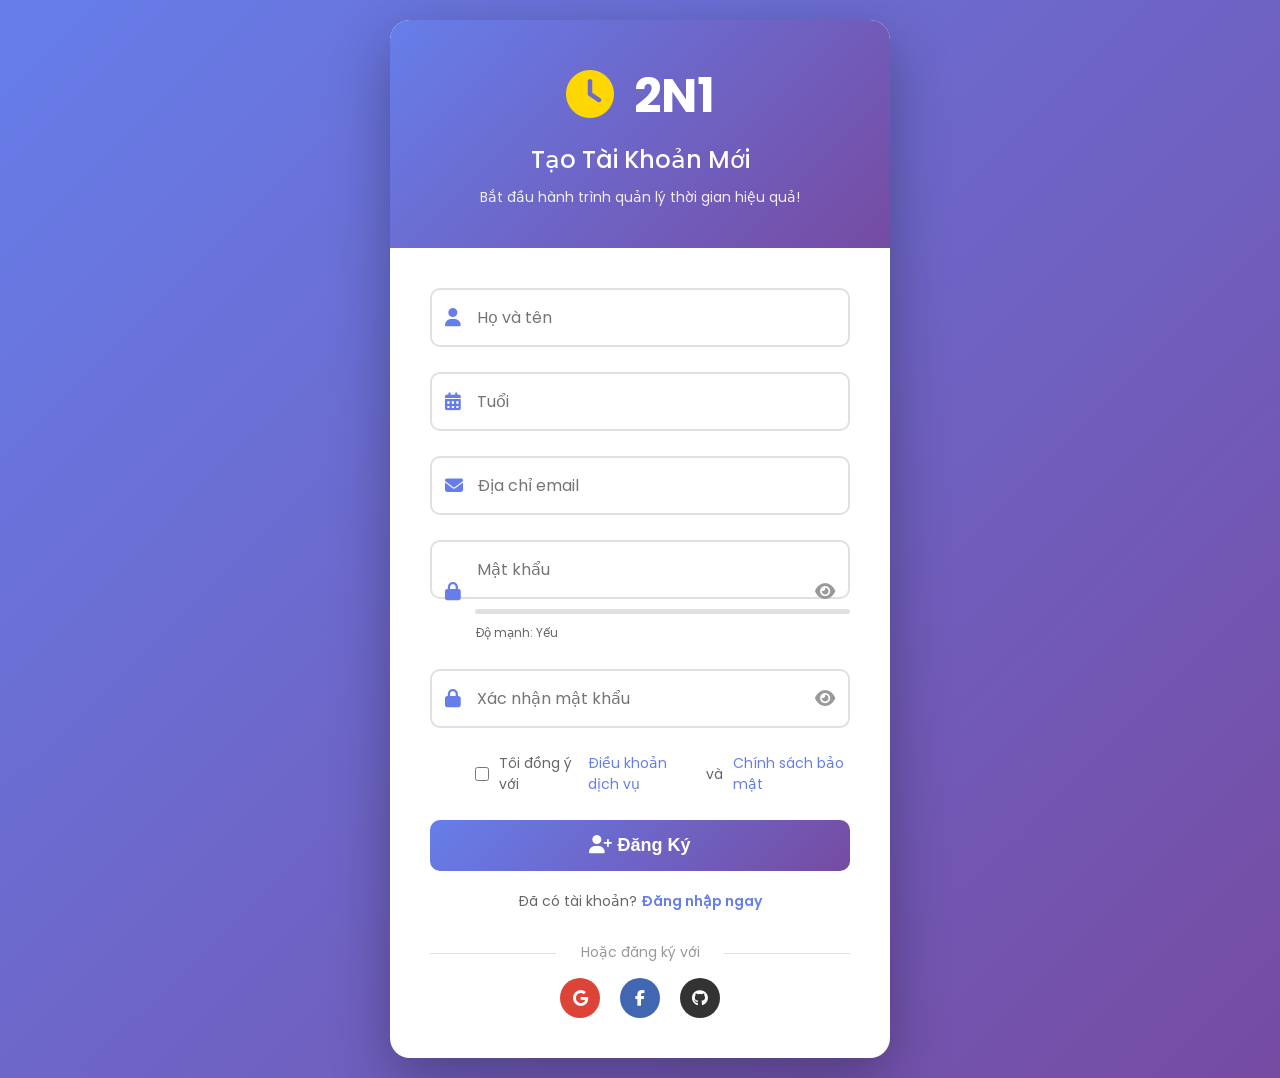
<file: index.html>
<!DOCTYPE html>
<html lang="vi">
<head>
    <meta charset="UTF-8">
    <meta name="viewport" content="width=device-width, initial-scale=1.0">
    <title>2N1 - Quản Lý Thời Gian Thông Minh</title>
    <link rel="stylesheet" href="https://cdnjs.cloudflare.com/ajax/libs/font-awesome/6.4.0/css/all.min.css">
    <link href="https://fonts.googleapis.com/css2?family=Poppins:wght@300;400;500;600;700&display=swap" rel="stylesheet">
    <link rel="stylesheet" href="style.css">
</head>
<body>
    <!-- Header với hiệu ứng -->
    <header class="glass-header">
        <div class="container">
            <div class="header-content">
                <div class="logo animate-logo">
                    <i class="fas fa-clock"></i>
                    <span>2N1</span>
                </div>
                <nav>
                    <ul>
                        <li><a href="#home" class="nav-link active"><i class="fas fa-home"></i> Trang Chủ</a></li>
                        <li><a href="#schedule" class="nav-link"><i class="fas fa-calendar-alt"></i> Lịch Học</a></li>
                        <li><a href="#pets" class="nav-link"><i class="fas fa-paw"></i> Thú Cưng</a></li>
                        <li><a href="#shop" class="nav-link"><i class="fas fa-store"></i> Cửa Hàng</a></li>
                    </ul>
                </nav>
                <div class="user-info" id="user-info">
                    <i class="fas fa-user-circle"></i>
                    <span id="username"></span>
                    <div class="points-badge" id="points-display">
                        <i class="fas fa-star"></i> <span id="user-points">0</span>
                    </div>
                </div>
            </div>
        </div>
    </header>

    <div class="container">
        <!-- Thanh tiến trình ngày -->
        <div class="daily-progress">
            <div class="progress-header">
                <h3><i class="fas fa-chart-line"></i> Tiến Độ Hôm Nay</h3>
                <span id="progress-percent">0%</span>
            </div>
            <div class="progress-bar-container">
                <div class="progress-bar-fill" id="daily-progress-bar" style="width: 0%"></div>
            </div>
        </div>

        <!-- Main Content với Grid Layout -->
        <div class="main-grid">
            <!-- Left Column: Tasks và Lịch -->
            <div class="left-column">
                <!-- Nhiệm vụ hôm nay -->
                <div class="card glass-card" id="home">
                    <div class="card-header">
                        <h2><i class="fas fa-tasks"></i> Nhiệm Vụ Hôm Nay</h2>
                        <button class="btn-add-task" id="add-task-btn">
                            <i class="fas fa-plus"></i> Thêm
                        </button>
                    </div>
                    
                    <div class="date-info">
                        <div class="current-date" id="current-date"></div>
                        <div class="tasks-summary">
                            <span id="completed-count">0</span>/<span id="total-count">0</span> hoàn thành
                        </div>
                    </div>
                    
                    <div class="time-slots" id="time-slots-container"></div>
                </div>

                <!-- Lịch học trong tuần (CẬP NHẬT) -->
                <div class="card glass-card" id="schedule">
                    <div class="card-header">
                        <h2><i class="fas fa-calendar-week"></i> Lịch Học Trong Tuần</h2>
                        <button class="btn-save-schedule" id="save-schedule-btn">
                            <i class="fas fa-save"></i> Lưu
                        </button>
                    </div>
                    
                    <div class="week-schedule" id="week-schedule">
                        <!-- JavaScript sẽ tạo lịch ở đây -->
                    </div>
                </div>
            </div>

            <!-- Right Column: Pomodoro, Âm thanh, Thú cưng -->
            <div class="right-column">
                <!-- Pomodoro Timer với hiệu ứng -->
                <div class="card glass-card pomodoro-card">
                    <h2><i class="fas fa-hourglass-half"></i> Pomodoro</h2>
                    
                    <div class="pomodoro-timer">
                        <div class="timer-circle">
                            <svg class="progress-ring" width="200" height="200">
                                <circle class="progress-ring__bg" stroke="#e0e0e0" stroke-width="8" fill="transparent" r="90" cx="100" cy="100"/>
                                <circle class="progress-ring__progress" stroke="#4b6cb7" stroke-width="8" fill="transparent" r="90" cx="100" cy="100"/>
                            </svg>
                            <div class="timer-display" id="timer">25:00</div>
                        </div>
                        
                        <div class="timer-label" id="session-type">Tập trung</div>
                        
                        <div class="timer-controls">
                            <button class="btn-control" id="start-btn">
                                <i class="fas fa-play"></i>
                            </button>
                            <button class="btn-control" id="pause-btn" disabled>
                                <i class="fas fa-pause"></i>
                            </button>
                            <button class="btn-control" id="reset-btn">
                                <i class="fas fa-redo"></i>
                            </button>
                        </div>
                    </div>
                </div>

                <!-- Phòng âm thanh Lofi (CẬP NHẬT) -->
                <div class="card glass-card sound-card">
                    <h2><i class="fas fa-headphones"></i> Nhạc Lofi Tập Trung</h2>
                    
                    <div class="sound-controls">
                        <div class="volume-control">
                            <i class="fas fa-volume-down"></i>
                            <input type="range" id="volume-slider" min="0" max="100" value="50">
                            <i class="fas fa-volume-up"></i>
                        </div>
                        
                        <div class="sound-buttons">
                            <button class="sound-btn" data-sound="lofi-study">
                                <i class="fas fa-book-open"></i>
                                <span>Lofi Study</span>
                                <div class="sound-wave"></div>
                            </button>
                            <button class="sound-btn" data-sound="lofi-chill">
                                <i class="fas fa-mug-hot"></i>
                                <span>Lofi Chill</span>
                                <div class="sound-wave"></div>
                            </button>
                            <button class="sound-btn" data-sound="lofi-rain">
                                <i class="fas fa-cloud-rain"></i>
                                <span>Lofi Rain</span>
                                <div class="sound-wave"></div>
                            </button>
                            <button class="sound-btn" data-sound="lofi-jazz">
                                <i class="fas fa-music"></i>
                                <span>Lofi Jazz</span>
                                <div class="sound-wave"></div>
                            </button>
                        </div>
                        
                        <div class="playing-indicator" id="playing-indicator">
                            <span>Đang phát: </span>
                            <span id="current-sound">Không có</span>
                            <button class="stop-sound" id="stop-sound">
                                <i class="fas fa-stop"></i>
                            </button>
                        </div>
                        
                        <!-- YouTube Audio Player Ẩn -->
                        <div id="youtube-player" style="display: none;"></div>
                    </div>
                </div>

                <!-- Thú cưng ảo (CẬP NHẬT) -->
                <div class="card glass-card pet-card" id="pets">
                    <h2><i class="fas fa-paw"></i> Thú Cưng Của Bạn</h2>
                    
                    <div class="pet-container">
                        <div class="pet-display" id="pet-display">
                            <div class="pet-image" id="pet-image">🐱</div>
                            <div class="pet-status">
                                <div class="pet-name" id="pet-name">Chưa có thú cưng</div>
                                <div class="pet-level" id="pet-level">Cấp 1</div>
                            </div>
                        </div>
                        
                        <div class="pet-stats">
                            <div class="pet-stat">
                                <i class="fas fa-heart" style="color: #ff6b6b;"></i>
                                <div class="stat-bar">
                                    <div class="stat-fill" id="pet-happiness" style="width: 0%"></div>
                                </div>
                                <span id="happiness-value">0%</span>
                            </div>
                            <div class="pet-stat">
                                <i class="fas fa-utensils" style="color: #4ecdc4;"></i>
                                <div class="stat-bar">
                                    <div class="stat-fill" id="pet-hunger" style="width: 100%"></div>
                                </div>
                                <span id="hunger-value">100%</span>
                            </div>
                            <div class="pet-stat">
                                <i class="fas fa-star" style="color: #ffd93d;"></i>
                                <div class="stat-bar">
                                    <div class="stat-fill" id="pet-exp" style="width: 0%"></div>
                                </div>
                                <span id="exp-value">0/100</span>
                            </div>
                        </div>
                        
                        <div class="pet-message" id="pet-message">
                            <i class="fas fa-comment-dots"></i>
                            <span>Hoàn thành nhiệm vụ để cho thú cưng ăn!</span>
                        </div>
                        
                        <div class="pet-food-inventory">
                            <h4><i class="fas fa-box"></i> Thức ăn: <span id="food-count">0</span></h4>
                            <div class="food-progress">
                                <div class="food-progress-bar" id="food-progress-bar" style="width: 0%"></div>
                            </div>
                            <p class="food-note">Mỗi 3 nhiệm vụ = 1 phần thức ăn</p>
                        </div>
                    </div>
                </div>
            </div>
        </div>
    </div>

    <!-- Cửa hàng thú cưng Modal (CẬP NHẬT) -->
    <div class="modal-overlay" id="shop-modal">
        <div class="modal-content shop-modal">
            <div class="modal-header">
                <h3><i class="fas fa-store"></i> Cửa Hàng Thú Cưng</h3>
                <button class="close-modal" id="close-shop">&times;</button>
            </div>
            
            <div class="shop-points">
                <i class="fas fa-star"></i> Điểm của bạn: <span id="shop-points">0</span>
            </div>
            
            <div class="pets-grid" id="pets-grid">
                <!-- Pet items sẽ được tạo bằng JavaScript -->
            </div>
        </div>
    </div>

    <!-- Thêm nhiệm vụ Modal -->
    <div class="modal-overlay" id="task-modal">
        <div class="modal-content">
            <div class="modal-header">
                <h3><i class="fas fa-plus-circle"></i> Thêm Nhiệm Vụ</h3>
                <button class="close-modal" id="close-task">&times;</button>
            </div>
            
            <form id="task-form">
                <div class="form-group">
                    <input type="text" id="task-name" placeholder="Tên nhiệm vụ" required>
                </div>
                
                <div class="form-row">
                    <select id="task-time" required>
                        <option value="">Chọn khung giờ</option>
                        <option value="morning">Sáng (8:00 - 12:00)</option>
                        <option value="afternoon">Chiều (13:00 - 17:00)</option>
                        <option value="evening">Tối (19:00 - 21:00)</option>
                    </select>
                    
                    <select id="task-duration" required>
                        <option value="">Thời lượng</option>
                        <option value="15">15 phút</option>
                        <option value="30">30 phút</option>
                        <option value="45">45 phút</option>
                        <option value="60">1 giờ</option>
                        <option value="90">1.5 giờ</option>
                        <option value="120">2 giờ</option>
                    </select>
                </div>
                
                <div class="form-group">
                    <select id="task-priority">
                        <option value="low">Ưu tiên thấp</option>
                        <option value="medium" selected>Ưu tiên trung bình</option>
                        <option value="high">Ưu tiên cao</option>
                    </select>
                </div>
                
                <button type="submit" class="btn-submit">Thêm nhiệm vụ</button>
            </form>
        </div>
    </div>

    <!-- Floating Action Button -->
    <button class="fab" id="fab">
        <i class="fas fa-chevron-up"></i>
    </button>

    <!-- Thêm thư viện YouTube IFrame API -->
    <script src="https://www.youtube.com/iframe_api"></script>
    <script src="script.js"></script>
</body>
</html>
</file>
<file: style.css>
/* ================ RESET & VARIABLES ================ */
:root {
    --primary: #4b6cb7;
    --primary-dark: #182848;
    --secondary: #6dd5ed;
    --success: #4caf50;
    --warning: #ff9800;
    --danger: #f44336;
    --dark: #333;
    --light: #f5f5f5;
    --glass-bg: rgba(255, 255, 255, 0.25);
    --glass-border: rgba(255, 255, 255, 0.18);
    --shadow: 0 8px 32px 0 rgba(31, 38, 135, 0.37);
    --animation-speed: 0.3s;
}

* {
    margin: 0;
    padding: 0;
    box-sizing: border-box;
}

body {
    font-family: 'Poppins', sans-serif;
    background: linear-gradient(135deg, #667eea 0%, #764ba2 100%);
    min-height: 100vh;
    color: var(--dark);
    position: relative;
    overflow-x: hidden;
}

/* ================ ANIMATIONS ================ */
@keyframes float {
    0%, 100% { transform: translateY(0); }
    50% { transform: translateY(-10px); }
}

@keyframes pulse {
    0%, 100% { transform: scale(1); }
    50% { transform: scale(1.05); }
}

@keyframes spin {
    from { transform: rotate(0deg); }
    to { transform: rotate(360deg); }
}

@keyframes slideIn {
    from {
        opacity: 0;
        transform: translateX(-30px);
    }
    to {
        opacity: 1;
        transform: translateX(0);
    }
}

@keyframes fadeIn {
    from { opacity: 0; }
    to { opacity: 1; }
}

@keyframes wave {
    0%, 100% { transform: scaleY(1); }
    50% { transform: scaleY(1.5); }
}

/* ================ GLASSMORPHISM EFFECTS ================ */
.glass-header {
    background: rgba(255, 255, 255, 0.1);
    backdrop-filter: blur(10px);
    -webkit-backdrop-filter: blur(10px);
    border-bottom: 1px solid rgba(255, 255, 255, 0.2);
    position: sticky;
    top: 0;
    z-index: 1000;
    animation: slideIn 0.5s ease-out;
}

.glass-card {
    background: rgba(255, 255, 255, 0.9);
    backdrop-filter: blur(10px);
    -webkit-backdrop-filter: blur(10px);
    border-radius: 20px;
    border: 1px solid rgba(255, 255, 255, 0.3);
    box-shadow: var(--shadow);
    transition: all var(--animation-speed);
    animation: fadeIn 0.5s ease-out;
}

.glass-card:hover {
    transform: translateY(-5px);
    box-shadow: 0 12px 40px rgba(0, 0, 0, 0.2);
}

/* ================ HEADER STYLES ================ */
.container {
    max-width: 1400px;
    margin: 0 auto;
    padding: 20px;
}

.header-content {
    display: flex;
    justify-content: space-between;
    align-items: center;
    flex-wrap: wrap;
}

.logo {
    font-size: 32px;
    font-weight: 700;
    color: white;
    text-shadow: 2px 2px 4px rgba(0, 0, 0, 0.3);
}

.logo i {
    color: #ffd700;
    margin-right: 10px;
    animation: spin 10s linear infinite;
}

.animate-logo {
    animation: float 3s ease-in-out infinite;
}

nav ul {
    display: flex;
    list-style: none;
    gap: 20px;
}

.nav-link {
    color: white;
    text-decoration: none;
    padding: 10px 20px;
    border-radius: 50px;
    background: rgba(255, 255, 255, 0.1);
    transition: all var(--animation-speed);
    display: flex;
    align-items: center;
    gap: 8px;
}

.nav-link:hover {
    background: rgba(255, 255, 255, 0.3);
    transform: translateY(-2px);
}

.nav-link.active {
    background: white;
    color: var(--primary);
}

.user-info {
    display: flex;
    align-items: center;
    gap: 15px;
    color: white;
}

.points-badge {
    background: #ffd700;
    color: var(--dark);
    padding: 5px 15px;
    border-radius: 50px;
    display: flex;
    align-items: center;
    gap: 5px;
    font-weight: 600;
}

/* ================ DAILY PROGRESS ================ */
.daily-progress {
    background: rgba(255, 255, 255, 0.9);
    border-radius: 15px;
    padding: 20px;
    margin-bottom: 30px;
    backdrop-filter: blur(10px);
}

.progress-header {
    display: flex;
    justify-content: space-between;
    margin-bottom: 10px;
}

.progress-bar-container {
    height: 10px;
    background: #e0e0e0;
    border-radius: 5px;
    overflow: hidden;
}

.progress-bar-fill {
    height: 100%;
    background: linear-gradient(90deg, var(--primary), var(--secondary));
    border-radius: 5px;
    transition: width 0.5s ease;
    position: relative;
    overflow: hidden;
}

.progress-bar-fill::after {
    content: '';
    position: absolute;
    top: 0;
    left: 0;
    right: 0;
    bottom: 0;
    background: linear-gradient(90deg, transparent, rgba(255,255,255,0.3), transparent);
    animation: shine 2s infinite;
}

@keyframes shine {
    0% { transform: translateX(-100%); }
    100% { transform: translateX(100%); }
}

/* ================ MAIN GRID ================ */
.main-grid {
    display: grid;
    grid-template-columns: 1fr 400px;
    gap: 30px;
}

.left-column {
    display: flex;
    flex-direction: column;
    gap: 30px;
}

.right-column {
    display: flex;
    flex-direction: column;
    gap: 30px;
}

/* ================ CARDS ================ */
.card {
    padding: 25px;
    transition: all var(--animation-speed);
}

.card-header {
    display: flex;
    justify-content: space-between;
    align-items: center;
    margin-bottom: 20px;
}

.card-header h2 {
    font-size: 20px;
    display: flex;
    align-items: center;
    gap: 10px;
}

/* ================ TASK SLOTS ================ */
.time-slots {
    display: flex;
    flex-direction: column;
    gap: 15px;
}

.time-slot {
    border-left: 5px solid var(--primary);
    padding-left: 15px;
    animation: slideIn 0.5s ease-out;
    animation-fill-mode: both;
}

.time-slot:nth-child(1) { animation-delay: 0.1s; }
.time-slot:nth-child(2) { animation-delay: 0.2s; }
.time-slot:nth-child(3) { animation-delay: 0.3s; }

.time-header {
    display: flex;
    justify-content: space-between;
    margin-bottom: 10px;
}

.time-range {
    font-weight: 600;
    color: var(--primary);
}

.task-item {
    background: white;
    padding: 12px 15px;
    margin-bottom: 10px;
    border-radius: 10px;
    display: flex;
    align-items: center;
    gap: 10px;
    box-shadow: 0 2px 5px rgba(0,0,0,0.05);
    transition: all var(--animation-speed);
    cursor: pointer;
}

.task-item:hover {
    transform: translateX(5px);
    box-shadow: 0 5px 15px rgba(0,0,0,0.1);
}

.task-item.completed {
    opacity: 0.7;
    border-left: 4px solid var(--success);
}

.task-item.completed .task-name {
    text-decoration: line-through;
}

.task-checkbox {
    width: 20px;
    height: 20px;
    cursor: pointer;
    accent-color: var(--primary);
}

.task-name {
    flex: 1;
}

.task-duration {
    background: #f0f0f0;
    padding: 3px 10px;
    border-radius: 15px;
    font-size: 12px;
}

/* ================ WEEK SCHEDULE ================ */
.week-schedule {
    display: grid;
    grid-template-columns: repeat(7, 1fr);
    gap: 10px;
    margin-top: 20px;
}

.day-card {
    background: white;
    border-radius: 15px;
    padding: 15px;
    text-align: center;
    cursor: pointer;
    transition: all var(--animation-speed);
    border: 2px solid transparent;
}

.day-card:hover {
    transform: translateY(-5px);
    box-shadow: 0 10px 20px rgba(0,0,0,0.1);
}

.day-card.active {
    border-color: var(--primary);
    background: linear-gradient(135deg, #f5f7fa, #e9ecef);
}

.day-name {
    font-weight: 600;
    margin-bottom: 10px;
    color: var(--primary);
}

.day-tasks {
    font-size: 12px;
    color: #666;
    margin-bottom: 10px;
}

.day-study-time {
    font-size: 14px;
    font-weight: 600;
    color: var(--success);
}

.day-schedule-input {
    width: 100%;
    padding: 5px;
    margin-top: 5px;
    border: 1px solid #ddd;
    border-radius: 5px;
    font-size: 12px;
}

/* ================ POMODORO TIMER ================ */
.pomodoro-timer {
    text-align: center;
    position: relative;
}

.timer-circle {
    position: relative;
    width: 200px;
    height: 200px;
    margin: 20px auto;
}

.progress-ring {
    transform: rotate(-90deg);
}

.progress-ring__progress {
    stroke: var(--primary);
    stroke-dasharray: 565.48;
    stroke-dashoffset: 0;
    transition: stroke-dashoffset 0.5s;
    filter: drop-shadow(0 0 5px rgba(75, 108, 183, 0.5));
}

.timer-display {
    position: absolute;
    top: 50%;
    left: 50%;
    transform: translate(-50%, -50%);
    font-size: 36px;
    font-weight: 700;
    color: var(--primary);
}

.timer-controls {
    display: flex;
    justify-content: center;
    gap: 20px;
    margin-top: 20px;
}

.btn-control {
    width: 50px;
    height: 50px;
    border-radius: 50%;
    border: none;
    background: var(--primary);
    color: white;
    cursor: pointer;
    transition: all var(--animation-speed);
    box-shadow: 0 5px 15px rgba(0,0,0,0.2);
}

.btn-control:hover:not(:disabled) {
    transform: scale(1.1);
    box-shadow: 0 8px 25px rgba(0,0,0,0.3);
}

.btn-control:disabled {
    opacity: 0.5;
    cursor: not-allowed;
}

/* ================ SOUND CONTROLS ================ */
.sound-controls {
    margin-top: 20px;
}

.volume-control {
    display: flex;
    align-items: center;
    gap: 10px;
    margin-bottom: 20px;
}

.volume-control input {
    flex: 1;
    height: 5px;
    border-radius: 5px;
    background: linear-gradient(90deg, var(--primary), var(--secondary));
    -webkit-appearance: none;
}

.volume-control input::-webkit-slider-thumb {
    -webkit-appearance: none;
    width: 20px;
    height: 20px;
    border-radius: 50%;
    background: white;
    border: 2px solid var(--primary);
    cursor: pointer;
    box-shadow: 0 2px 5px rgba(0,0,0,0.2);
}

.sound-buttons {
    display: grid;
    grid-template-columns: repeat(2, 1fr);
    gap: 15px;
}

.sound-btn {
    position: relative;
    padding: 15px;
    border: none;
    border-radius: 15px;
    background: linear-gradient(135deg, #f5f7fa, #e9ecef);
    cursor: pointer;
    transition: all var(--animation-speed);
    overflow: hidden;
}

.sound-btn:hover {
    transform: translateY(-3px);
    box-shadow: 0 10px 20px rgba(0,0,0,0.1);
}

.sound-btn.active {
    background: linear-gradient(135deg, var(--primary), var(--secondary));
    color: white;
}

.sound-wave {
    position: absolute;
    bottom: 0;
    left: 0;
    right: 0;
    height: 30px;
    display: flex;
    justify-content: center;
    align-items: flex-end;
    gap: 2px;
    opacity: 0;
    transition: opacity var(--animation-speed);
}

.sound-btn.active .sound-wave {
    opacity: 1;
}

.sound-wave span {
    width: 3px;
    height: 10px;
    background: white;
    border-radius: 3px;
    animation: wave 1s ease-in-out infinite;
}

.sound-wave span:nth-child(2) { animation-delay: 0.2s; }
.sound-wave span:nth-child(3) { animation-delay: 0.4s; }
.sound-wave span:nth-child(4) { animation-delay: 0.6s; }

.playing-indicator {
    margin-top: 20px;
    padding: 10px;
    background: rgba(0,0,0,0.05);
    border-radius: 10px;
    display: flex;
    align-items: center;
    justify-content: space-between;
}

.stop-sound {
    background: var(--danger);
    color: white;
    border: none;
    padding: 5px 15px;
    border-radius: 5px;
    cursor: pointer;
}

/* ================ PET CARD ================ */
.pet-container {
    margin-top: 20px;
}

.pet-display {
    display: flex;
    align-items: center;
    gap: 20px;
    margin-bottom: 20px;
}

.pet-image {
    width: 100px;
    height: 100px;
    object-fit: contain;
    animation: float 3s ease-in-out infinite;
}

.pet-status {
    flex: 1;
}

.pet-name {
    font-size: 18px;
    font-weight: 600;
    margin-bottom: 5px;
}

.pet-level {
    color: var(--primary);
    font-weight: 500;
}

.pet-stats {
    margin: 20px 0;
}

.pet-stat {
    display: flex;
    align-items: center;
    gap: 10px;
    margin-bottom: 10px;
}

.stat-bar {
    flex: 1;
    height: 10px;
    background: #e0e0e0;
    border-radius: 5px;
    overflow: hidden;
}

.stat-fill {
    height: 100%;
    transition: width 0.5s ease;
}

.stat-fill[style*="happiness"] { background: #ff6b6b; }
.stat-fill[style*="hunger"] { background: #4ecdc4; }
.stat-fill[style*="exp"] { background: #ffd93d; }

.pet-actions {
    display: grid;
    grid-template-columns: 1fr 1fr;
    gap: 10px;
}

.pet-action {
    padding: 10px;
    border: none;
    border-radius: 10px;
    background: linear-gradient(135deg, var(--primary), var(--secondary));
    color: white;
    cursor: pointer;
    transition: all var(--animation-speed);
}

.pet-action:hover {
    transform: translateY(-2px);
    box-shadow: 0 5px 15px rgba(0,0,0,0.2);
}

/* ================ SHOP MODAL ================ */
.shop-modal {
    max-width: 800px;
}

.shop-points {
    background: linear-gradient(135deg, var(--primary), var(--secondary));
    color: white;
    padding: 15px;
    border-radius: 10px;
    margin-bottom: 20px;
    text-align: center;
    font-size: 18px;
}

.pets-grid {
    display: grid;
    grid-template-columns: repeat(auto-fit, minmax(200px, 1fr));
    gap: 20px;
}

.pet-shop-item {
    background: white;
    border-radius: 15px;
    padding: 20px;
    text-align: center;
    transition: all var(--animation-speed);
    cursor: pointer;
    position: relative;
    overflow: hidden;
}

.pet-shop-item:hover {
    transform: translateY(-5px);
    box-shadow: 0 10px 30px rgba(0,0,0,0.2);
}

.pet-shop-item.owned {
    opacity: 0.7;
    filter: grayscale(1);
}

.pet-shop-item.owned::after {
    content: '✓ ĐÃ SỞ HỮU';
    position: absolute;
    top: 10px;
    right: 10px;
    background: var(--success);
    color: white;
    padding: 3px 10px;
    border-radius: 15px;
    font-size: 10px;
}

.pet-shop-image {
    width: 100px;
    height: 100px;
    object-fit: contain;
    margin-bottom: 10px;
}

.pet-shop-name {
    font-weight: 600;
    margin-bottom: 5px;
}

.pet-shop-price {
    color: #ffd700;
    font-weight: 600;
    margin-bottom: 10px;
}

.pet-shop-price i {
    margin-right: 5px;
}

.pet-shop-btn {
    padding: 8px 20px;
    border: none;
    border-radius: 25px;
    background: linear-gradient(135deg, var(--primary), var(--secondary));
    color: white;
    cursor: pointer;
    transition: all var(--animation-speed);
}

.pet-shop-btn:hover:not(:disabled) {
    transform: scale(1.05);
    box-shadow: 0 5px 15px rgba(0,0,0,0.2);
}

.pet-shop-btn:disabled {
    opacity: 0.5;
    cursor: not-allowed;
}

/* ================ FLOATING ACTION BUTTON ================ */
.fab {
    position: fixed;
    bottom: 30px;
    right: 30px;
    width: 60px;
    height: 60px;
    border-radius: 50%;
    background: linear-gradient(135deg, var(--primary), var(--secondary));
    color: white;
    border: none;
    cursor: pointer;
    box-shadow: 0 5px 20px rgba(0,0,0,0.3);
    transition: all var(--animation-speed);
    animation: pulse 2s infinite;
    z-index: 999;
}

.fab:hover {
    transform: scale(1.1);
    box-shadow: 0 8px 30px rgba(0,0,0,0.4);
}

/* ================ MODAL ================ */
.modal-overlay {
    display: none;
    position: fixed;
    top: 0;
    left: 0;
    right: 0;
    bottom: 0;
    background: rgba(0, 0, 0, 0.5);
    backdrop-filter: blur(5px);
    z-index: 2000;
    justify-content: center;
    align-items: center;
    animation: fadeIn 0.3s;
}

.modal-overlay.active {
    display: flex;
}

.modal-content {
    background: white;
    border-radius: 20px;
    padding: 30px;
    max-width: 500px;
    width: 90%;
    max-height: 90vh;
    overflow-y: auto;
    animation: slideIn 0.3s;
}

.modal-header {
    display: flex;
    justify-content: space-between;
    align-items: center;
    margin-bottom: 20px;
}

.close-modal {
    background: none;
    border: none;
    font-size: 30px;
    cursor: pointer;
    color: #999;
    transition: color var(--animation-speed);
}

.close-modal:hover {
    color: var(--danger);
}

/* ================ FORM STYLES ================ */
.form-group {
    margin-bottom: 20px;
}

.form-group input,
.form-group select,
.form-group textarea {
    width: 100%;
    padding: 12px 15px;
    border: 2px solid #e0e0e0;
    border-radius: 10px;
    font-family: inherit;
    transition: all var(--animation-speed);
}

.form-group input:focus,
.form-group select:focus,
.form-group textarea:focus {
    outline: none;
    border-color: var(--primary);
    box-shadow: 0 0 0 3px rgba(75, 108, 183, 0.1);
}

.form-row {
    display: grid;
    grid-template-columns: 1fr 1fr;
    gap: 15px;
    margin-bottom: 20px;
}

.btn-submit {
    width: 100%;
    padding: 15px;
    background: linear-gradient(135deg, var(--primary), var(--secondary));
    color: white;
    border: none;
    border-radius: 10px;
    font-size: 16px;
    font-weight: 600;
    cursor: pointer;
    transition: all var(--animation-speed);
}

.btn-submit:hover {
    transform: translateY(-2px);
    box-shadow: 0 5px 20px rgba(0,0,0,0.2);
}

/* ================ RESPONSIVE ================ */
@media (max-width: 1024px) {
    .main-grid {
        grid-template-columns: 1fr;
    }
    
    .week-schedule {
        grid-template-columns: repeat(4, 1fr);
    }
}

@media (max-width: 768px) {
    .header-content {
        flex-direction: column;
        gap: 15px;
    }
    
    nav ul {
        flex-wrap: wrap;
        justify-content: center;
    }
    
    .week-schedule {
        grid-template-columns: repeat(2, 1fr);
    }
    
    .sound-buttons {
        grid-template-columns: 1fr;
    }
}

@media (max-width: 480px) {
    .week-schedule {
        grid-template-columns: 1fr;
    }
    
    .pet-display {
        flex-direction: column;
        text-align: center;
    }
}

/* ================ SCROLLBAR ================ */
::-webkit-scrollbar {
    width: 10px;
}

::-webkit-scrollbar-track {
    background: #f1f1f1;
}

::-webkit-scrollbar-thumb {
    background: linear-gradient(var(--primary), var(--secondary));
    border-radius: 5px;
}

::-webkit-scrollbar-thumb:hover {
    background: linear-gradient(var(--secondary), var(--primary));
}
/* ================ SCHEDULE STYLES ================ */
.day-card {
    background: white;
    border-radius: 15px;
    padding: 20px;
    margin-bottom: 20px;
    box-shadow: 0 2px 10px rgba(0,0,0,0.05);
}

.day-name {
    font-size: 18px;
    font-weight: 600;
    color: var(--primary);
    margin-bottom: 15px;
    padding-bottom: 10px;
    border-bottom: 2px solid #f0f0f0;
}

.schedule-item {
    display: grid;
    grid-template-columns: 2fr 1fr 1fr;
    gap: 10px;
    margin-bottom: 10px;
    align-items: center;
}

.schedule-item input {
    padding: 8px 12px;
    border: 1px solid #e0e0e0;
    border-radius: 8px;
    font-size: 14px;
    transition: all 0.3s;
}

.schedule-item input:focus {
    outline: none;
    border-color: var(--primary);
    box-shadow: 0 0 0 3px rgba(75, 108, 183, 0.1);
}

.add-schedule-item {
    width: 100%;
    padding: 10px;
    background: linear-gradient(135deg, #f5f7fa, #e9ecef);
    border: 2px dashed #4b6cb7;
    border-radius: 10px;
    color: #4b6cb7;
    font-weight: 500;
    cursor: pointer;
    transition: all 0.3s;
    margin-top: 10px;
}

.add-schedule-item:hover {
    background: #4b6cb7;
    color: white;
    border-color: white;
}

/* ================ PET STYLES ================ */
.pet-image {
    font-size: 80px;
    text-align: center;
    line-height: 1;
    transition: transform 0.3s;
    cursor: pointer;
}

.pet-image:hover {
    transform: scale(1.1);
}

.pet-message {
    background: #f0f0f0;
    padding: 10px 15px;
    border-radius: 10px;
    margin: 15px 0;
    display: flex;
    align-items: center;
    gap: 10px;
    font-size: 14px;
}

.pet-message i {
    font-size: 18px;
}

.pet-food-inventory {
    background: #f8f9fa;
    padding: 15px;
    border-radius: 10px;
    margin-top: 15px;
}

.pet-food-inventory h4 {
    display: flex;
    align-items: center;
    gap: 8px;
    margin-bottom: 10px;
    color: var(--primary);
}

.food-progress {
    height: 8px;
    background: #e0e0e0;
    border-radius: 4px;
    overflow: hidden;
    margin: 10px 0 5px;
}

.food-progress-bar {
    height: 100%;
    background: linear-gradient(90deg, #ff6b6b, #4ecdc4);
    transition: width 0.3s;
}

.food-note {
    font-size: 12px;
    color: #666;
    font-style: italic;
}

/* ================ SHOP STYLES ================ */
.pet-shop-item {
    background: white;
    border-radius: 15px;
    padding: 20px;
    text-align: center;
    transition: all 0.3s;
    cursor: pointer;
    position: relative;
    border: 2px solid transparent;
}

.pet-shop-item:hover {
    transform: translateY(-5px);
    box-shadow: 0 10px 30px rgba(0,0,0,0.15);
    border-color: var(--primary);
}

.pet-shop-item.owned {
    opacity: 0.8;
    background: #f5f5f5;
}

.pet-shop-item.current {
    border-color: #4CAF50;
    background: #e8f5e9;
}

.pet-shop-item.current::after {
    content: '✓ ĐANG DÙNG';
    position: absolute;
    top: 10px;
    right: 10px;
    background: #4CAF50;
    color: white;
    padding: 3px 8px;
    border-radius: 15px;
    font-size: 10px;
}

.pet-shop-emoji {
    font-size: 60px;
    margin-bottom: 10px;
}

.pet-shop-name {
    font-weight: 600;
    margin-bottom: 5px;
}

.pet-shop-price {
    color: #ffd700;
    font-weight: 600;
    margin-bottom: 5px;
}

.pet-shop-price i {
    margin-right: 5px;
}

.pet-shop-food {
    font-size: 12px;
    color: #666;
    margin-bottom: 15px;
}

.pet-shop-btn {
    padding: 8px 20px;
    border: none;
    border-radius: 25px;
    background: linear-gradient(135deg, var(--primary), var(--secondary));
    color: white;
    cursor: pointer;
    transition: all 0.3s;
    font-size: 14px;
}

.pet-shop-btn:hover:not(:disabled) {
    transform: scale(1.05);
    box-shadow: 0 5px 15px rgba(0,0,0,0.2);
}

.pet-shop-btn:disabled {
    opacity: 0.5;
    cursor: not-allowed;
    background: #ccc;
}

/* ================ RESPONSIVE ================ */
@media (max-width: 768px) {
    .schedule-item {
        grid-template-columns: 1fr;
        gap: 5px;
    }
    
    .schedule-item input {
        width: 100%;
    }
    
    .pets-grid {
        grid-template-columns: repeat(2, 1fr);
    }
}

@media (max-width: 480px) {
    .pets-grid {
        grid-template-columns: 1fr;
    }
    
    .pet-display {
        flex-direction: column;
        text-align: center;
    }
}
</file>
